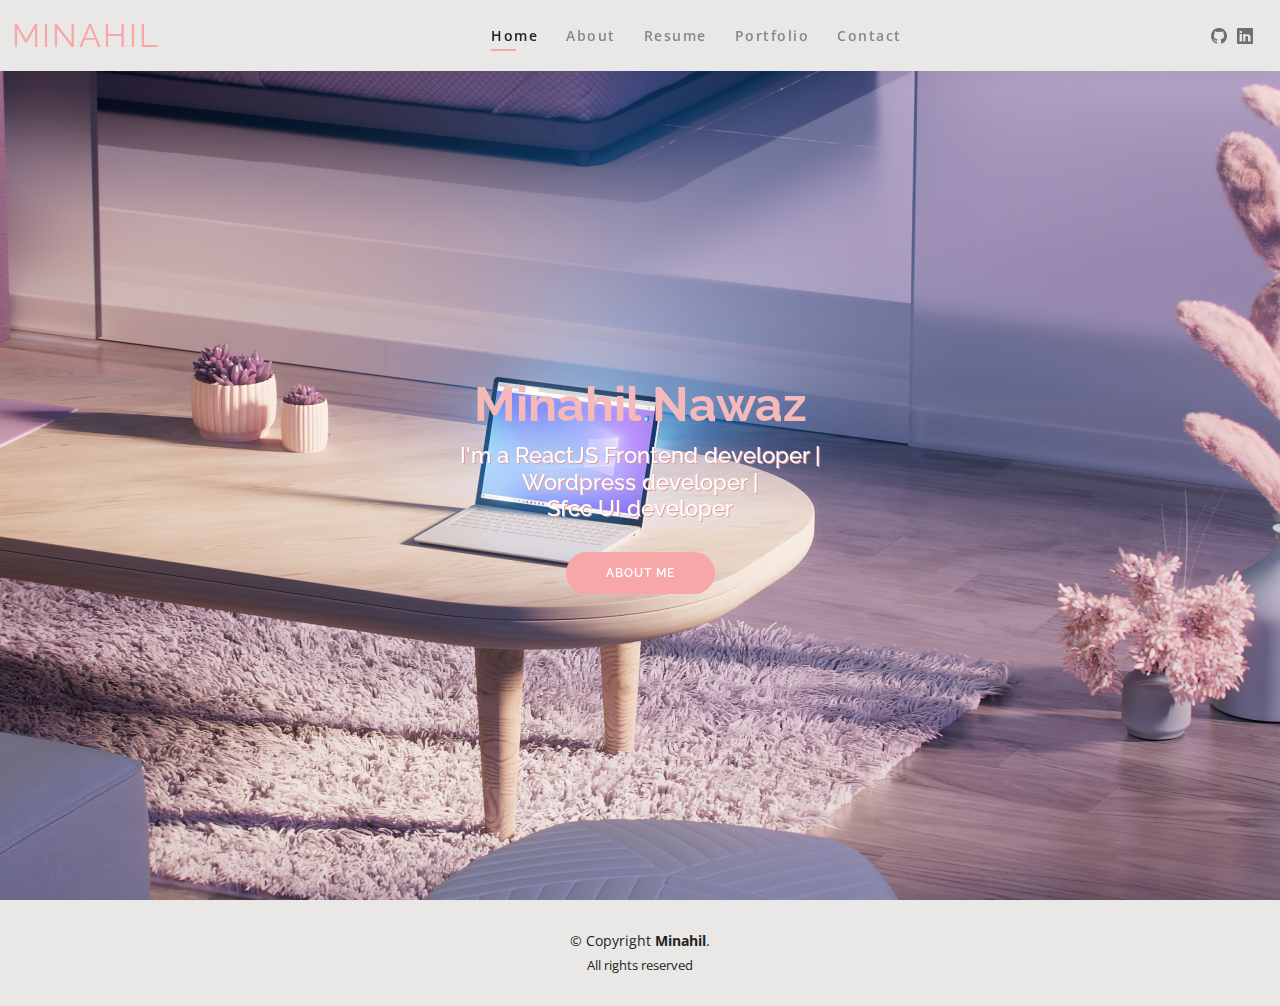
<file: index.html>
<!DOCTYPE html>
<html lang="en">

<head>
  <meta charset="utf-8">
  <meta content="width=device-width, initial-scale=1.0" name="viewport">

  <title>Minahil's Portfolio</title>
  <meta content="" name="description">
  <meta content="" name="keywords">

  <!-- Favicons -->
  <link href="assets/img/favicon.png" rel="icon">
  <link href="assets/img/apple-touch-icon.png" rel="apple-touch-icon">

  <!-- Google Fonts -->
  <link href="https://fonts.googleapis.com/css?family=Open+Sans:300,300i,400,400i,600,600i,700,700i|Raleway:300,300i,400,400i,500,500i,600,600i,700,700i|Poppins:300,300i,400,400i,500,500i,600,600i,700,700i" rel="stylesheet">

  <!-- Vendor CSS Files -->
  <link href="assets/vendor/aos/aos.css" rel="stylesheet">
  <link href="assets/vendor/bootstrap/css/bootstrap.min.css" rel="stylesheet">
  <link href="assets/vendor/bootstrap-icons/bootstrap-icons.css" rel="stylesheet">
  <link href="assets/vendor/boxicons/css/boxicons.min.css" rel="stylesheet">
  <link href="assets/vendor/glightbox/css/glightbox.min.css" rel="stylesheet">
  <link href="assets/vendor/swiper/swiper-bundle.min.css" rel="stylesheet">

  <!-- Template Main CSS File -->
  <link href="assets/css/style.css" rel="stylesheet">
</head>

<body>

  <!-- ======= Header ======= -->
  <header id="header" class="fixed-top">
    <div class="container-fluid d-flex justify-content-between align-items-center">

      <h1 class="logo me-auto me-lg-0"><a href="index.html">Minahil</a></h1>

      <nav id="navbar" class="navbar order-last order-lg-0">
        <ul>
          <li><a class="active" href="index.html">Home</a></li>
          <li><a href="about.html">About</a></li>
          <li><a href="resume.html">Resume</a></li>
          <li><a href="portfolio.html">Portfolio</a></li>
          <li><a href="contact.html">Contact</a></li>
        </ul>
        <i class="bi bi-list mobile-nav-toggle"></i>
      </nav><!-- .navbar -->

      <div class="header-social-links">
        <a href="https://github.com/minahilnawaz66" target="_blank" class="github"><i class="bi bi-github"></i></a>
        <a href="https://www.linkedin.com/in/minahil-nawaz-0343691b9/" target="_blank" class="linkedin"><i class="bi bi-linkedin"></i></i></a>
      </div>

    </div>

  </header><!-- End Header -->

  <!-- ======= Hero Section ======= -->
  <section id="hero" class="d-flex align-items-center">
    <div class="container d-flex flex-column align-items-center" data-aos="zoom-in" data-aos-delay="100">
      <h1>Minahil Nawaz</h1>
      <h2 class="text-center">I'm a ReactJS Frontend developer | <br/> Wordpress developer | <br/> Sfcc UI developer</h2>
      <a href="about.html" class="btn-about">About Me</a>
    </div>
  </section><!-- End Hero -->

  <!-- ======= Footer ======= -->
  <footer id="footer">
    <div class="container">
      <div class="copyright">
        &copy; Copyright <strong><span>Minahil</span></strong>.
      </div>
      <div class="credits">
        All rights reserved
      </div>
    </div>
  </footer><!-- End  Footer -->

  <div id="preloader"></div>
  <a href="#" class="back-to-top d-flex align-items-center justify-content-center"><i class="bi bi-arrow-up-short"></i></a>

  <!-- Vendor JS Files -->
  <script src="assets/vendor/purecounter/purecounter_vanilla.js"></script>
  <script src="assets/vendor/aos/aos.js"></script>
  <script src="assets/vendor/bootstrap/js/bootstrap.bundle.min.js"></script>
  <script src="assets/vendor/glightbox/js/glightbox.min.js"></script>
  <script src="assets/vendor/isotope-layout/isotope.pkgd.min.js"></script>
  <script src="assets/vendor/swiper/swiper-bundle.min.js"></script>
  <script src="assets/vendor/waypoints/noframework.waypoints.js"></script>
  <script src="assets/vendor/php-email-form/validate.js"></script>

  <!-- Template Main JS File -->
  <script src="assets/js/main.js"></script>

</body>

</html>
</file>
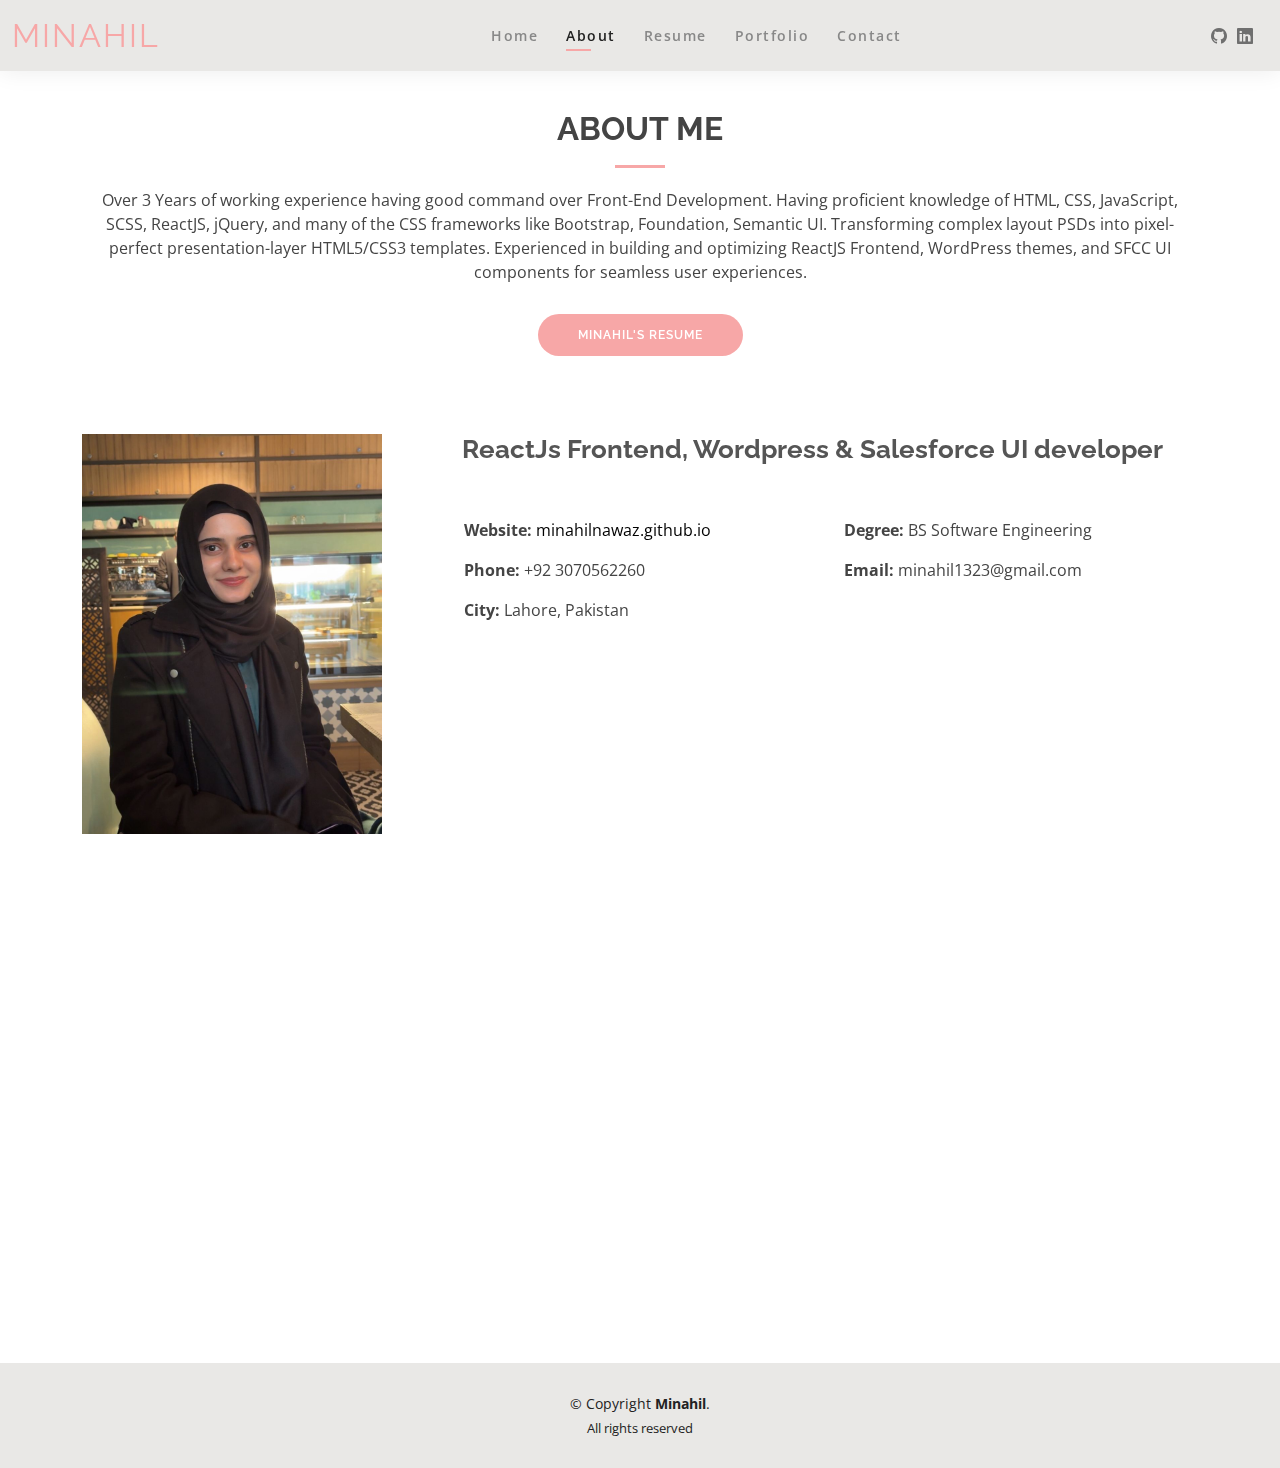
<file: about.html>
<!DOCTYPE html>
<html lang="en">

<head>
  <meta charset="utf-8">
  <meta content="width=device-width, initial-scale=1.0" name="viewport">

  <title>About - Minahil</title>
  <meta content="" name="description">
  <meta content="" name="keywords">

  <!-- Favicons -->
  <link href="assets/img/favicon.png" rel="icon">
  <link href="assets/img/apple-touch-icon.png" rel="apple-touch-icon">

  <!-- Google Fonts -->
  <link href="https://fonts.googleapis.com/css?family=Open+Sans:300,300i,400,400i,600,600i,700,700i|Raleway:300,300i,400,400i,500,500i,600,600i,700,700i|Poppins:300,300i,400,400i,500,500i,600,600i,700,700i" rel="stylesheet">

  <!-- Vendor CSS Files -->
  <link href="assets/vendor/aos/aos.css" rel="stylesheet">
  <link href="assets/vendor/bootstrap/css/bootstrap.min.css" rel="stylesheet">
  <link href="assets/vendor/bootstrap-icons/bootstrap-icons.css" rel="stylesheet">
  <link href="assets/vendor/boxicons/css/boxicons.min.css" rel="stylesheet">
  <link href="assets/vendor/glightbox/css/glightbox.min.css" rel="stylesheet">
  <link href="assets/vendor/swiper/swiper-bundle.min.css" rel="stylesheet">

  <!-- Template Main CSS File -->
  <link href="assets/css/style.css" rel="stylesheet">
</head>

<body>

  <!-- ======= Header ======= -->
  <header id="header" class="fixed-top">
    <div class="container-fluid d-flex justify-content-between align-items-center">

      <h1 class="logo me-auto me-lg-0"><a href="index.html">Minahil</a></h1>

      <nav id="navbar" class="navbar order-last order-lg-0">
        <ul>
          <li><a href="index.html">Home</a></li>
          <li><a class="active" href="about.html">About</a></li>
          <li><a href="resume.html">Resume</a></li>
          <li><a href="portfolio.html">Portfolio</a></li>
          <li><a href="contact.html">Contact</a></li>
        </ul>
        <i class="bi bi-list mobile-nav-toggle"></i>
      </nav><!-- .navbar -->

      <div class="header-social-links">
        <a href="https://github.com/minahilnawaz66" target="_blank" class="github"><i class="bi bi-github"></i></a>
        <a href="https://www.linkedin.com/in/minahil-nawaz-0343691b9/" target="_blank" class="linkedin"><i class="bi bi-linkedin"></i></i></a>
      </div>

    </div>

  </header><!-- End Header -->

  <main id="main">

    <!-- ======= About Section ======= -->
    <section id="about" class="about">
      <div class="container" data-aos="fade-up">

        <div class="section-title">
          <h2>About Me</h2>
          <p>Over 3 Years of working experience having good command over Front-End Development. Having proficient knowledge of HTML, CSS, JavaScript, SCSS, ReactJS, jQuery, and many of the CSS frameworks like Bootstrap, Foundation, Semantic UI. Transforming complex layout PSDs into pixel-perfect presentation-layer HTML5/CSS3 templates. Experienced in building and optimizing ReactJS Frontend, WordPress themes, and SFCC UI components for seamless user experiences.</p>
            <a class="btn-about cv text-center" href="cv/Minahil-cv.pdf" download="Minahil-cv" target="_top" role="button">Minahil's Resume</a>

        </div>

        <div class="row mt-5">
          <div class="col-lg-4">
            <img src="assets/img/dp.jpeg" class="img-fluid w-set" alt="Image">
          </div>
          <div class="col-lg-8 pt-4 pt-lg-0 content">
            <h3 class="mb-5">ReactJs Frontend, Wordpress &amp; Salesforce UI developer</h3>
            <div class="row">
              <div class="col-lg-6">
                <ul>
                  <li><i class="bi bi-rounded-right"></i> <strong>Website:</strong> <a class="text-black" href="https://minahilnawaz.github.io">minahilnawaz.github.io</a></li>
                  <li><i class="bi bi-rounded-right"></i> <strong>Phone:</strong> +92 3070562260</li>
                  <li><i class="bi bi-rounded-right"></i> <strong>City:</strong> Lahore, Pakistan</li>
                </ul>
              </div>
              <div class="col-lg-6">
                <ul>
                  <li><i class="bi bi-rounded-right"></i> <strong>Degree:</strong> BS Software Engineering</li>
                  <li><i class="bi bi-rounded-right"></i> <strong>Email:</strong> minahil1323@gmail.com</li>
                </ul>
              </div>
            </div>
          </div>
        </div>

      </div>
    </section><!-- End About Section -->

    <!-- ======= Skills Section ======= -->
    <section id="skills" class="skills pt-0">
      <div class="container" data-aos="fade-up">

        <div class="section-title">
          <h2>Skills</h2>
        </div>

        <div class="row skills-content">

          <div class="col-lg-6">

            <div class="progress">
              <span class="skill">HTML <i class="val">90%</i></span>
              <div class="progress-bar-wrap">
                <div class="progress-bar" role="progressbar" aria-valuenow="90" aria-valuemin="0" aria-valuemax="100"></div>
              </div>
            </div>

            <div class="progress">
              <span class="skill">CSS <i class="val">90%</i></span>
              <div class="progress-bar-wrap">
                <div class="progress-bar" role="progressbar" aria-valuenow="90" aria-valuemin="0" aria-valuemax="100"></div>
              </div>
            </div>

            <div class="progress">
              <span class="skill">JQuery <i class="val">80%</i></span>
              <div class="progress-bar-wrap">
                <div class="progress-bar" role="progressbar" aria-valuenow="80" aria-valuemin="0" aria-valuemax="100"></div>
              </div>
            </div>

            <div class="progress">
              <span class="skill">JavaScript <i class="val">70%</i></span>
              <div class="progress-bar-wrap">
                <div class="progress-bar" role="progressbar" aria-valuenow="70" aria-valuemin="0" aria-valuemax="100"></div>
              </div>
            </div>
            <div class="progress">
              <span class="skill">ReactJS <i class="val">75%</i></span>
              <div class="progress-bar-wrap">
                <div class="progress-bar" role="progressbar" aria-valuenow="75" aria-valuemin="0" aria-valuemax="100"></div>
              </div>
            </div>
          </div>

          <div class="col-lg-6">
            <div class="progress">
              <span class="skill">Bootstrap <i class="val">95%</i></span>
              <div class="progress-bar-wrap">
                <div class="progress-bar" role="progressbar" aria-valuenow="95" aria-valuemin="0" aria-valuemax="100"></div>
              </div>
            </div>
            <div class="progress">
              <span class="skill">Sass <i class="val">90%</i></span>
              <div class="progress-bar-wrap">
                <div class="progress-bar" role="progressbar" aria-valuenow="90" aria-valuemin="0" aria-valuemax="100"></div>
              </div>
            </div>

            <div class="progress">
              <span class="skill">Wordpress <i class="val">75%</i></span>
              <div class="progress-bar-wrap">
                <div class="progress-bar" role="progressbar" aria-valuenow="75" aria-valuemin="0" aria-valuemax="100"></div>
              </div>
            </div>

            <div class="progress">
              <span class="skill">Responsive UI<i class="val">90%</i></span>
              <div class="progress-bar-wrap">
                <div class="progress-bar" role="progressbar" aria-valuenow="90" aria-valuemin="0" aria-valuemax="100"></div>
              </div>
            </div>
            <div class="progress">
              <span class="skill">Salesforce Frontend<i class="val">90%</i></span>
              <div class="progress-bar-wrap">
                <div class="progress-bar" role="progressbar" aria-valuenow="90" aria-valuemin="0" aria-valuemax="100"></div>
              </div>
            </div>

          </div>

        </div>

      </div>
    </section><!-- End Skills Section -->

  </main><!-- End #main -->

  <!-- ======= Footer ======= -->
  <footer id="footer">
    <div class="container">
      <div class="copyright">
        &copy; Copyright <strong><span>Minahil</span></strong>.
      </div>
      <div class="credits">
        All rights reserved
      </div>
    </div>
  </footer><!-- End  Footer -->

  <div id="preloader"></div>
  <a href="#" class="back-to-top d-flex align-items-center justify-content-center"><i class="bi bi-arrow-up-short"></i></a>

  <!-- Vendor JS Files -->
  <script src="assets/vendor/purecounter/purecounter_vanilla.js"></script>
  <script src="assets/vendor/aos/aos.js"></script>
  <script src="assets/vendor/bootstrap/js/bootstrap.bundle.min.js"></script>
  <script src="assets/vendor/glightbox/js/glightbox.min.js"></script>
  <script src="assets/vendor/isotope-layout/isotope.pkgd.min.js"></script>
  <script src="assets/vendor/swiper/swiper-bundle.min.js"></script>
  <script src="assets/vendor/waypoints/noframework.waypoints.js"></script>
  <script src="assets/vendor/php-email-form/validate.js"></script>

  <!-- Template Main JS File -->
  <script src="assets/js/main.js"></script>

</body>

</html>
</file>
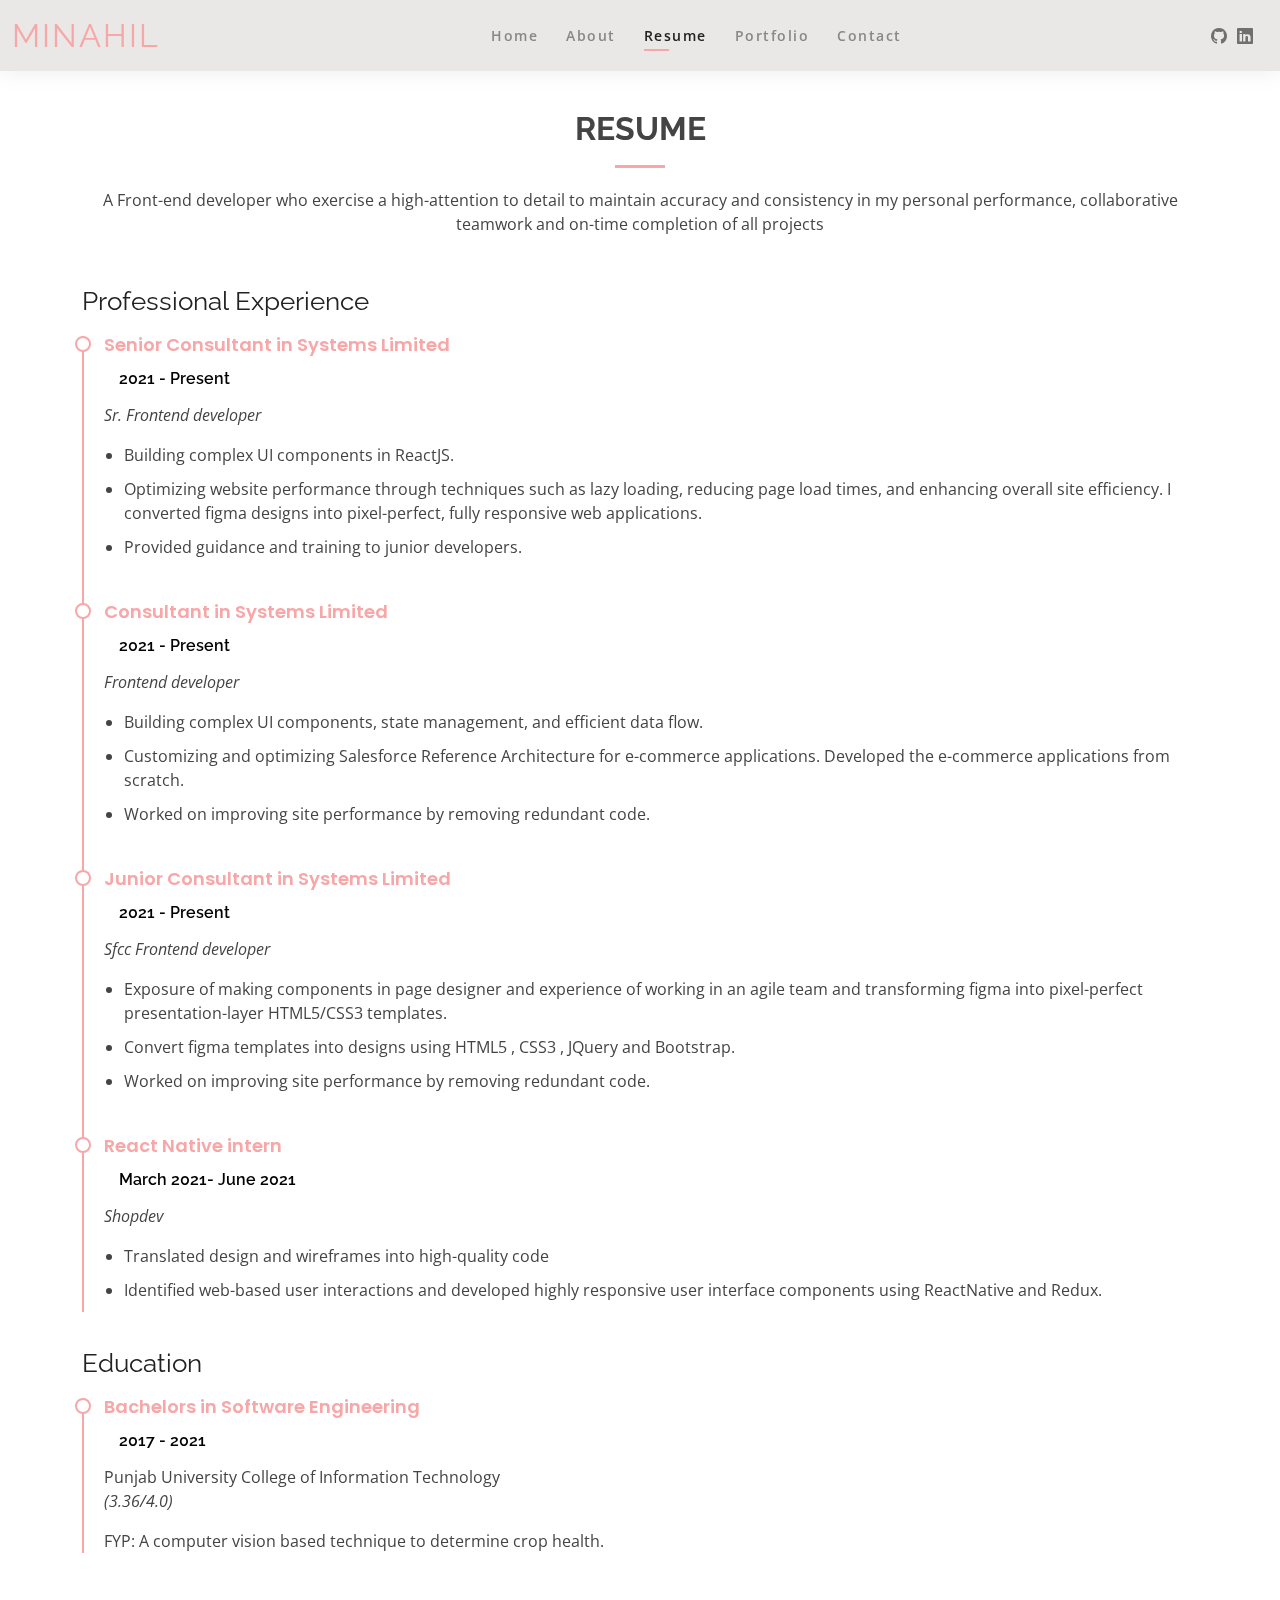
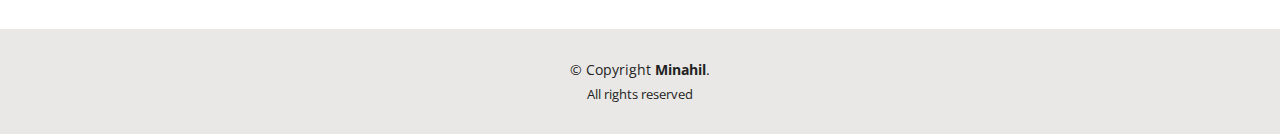
<file: resume.html>
<!DOCTYPE html>
<html lang="en">

<head>
  <meta charset="utf-8">
  <meta content="width=device-width, initial-scale=1.0" name="viewport">

  <title>Resume - Minahil</title>
  <meta content="" name="description">
  <meta content="" name="keywords">

  <!-- Favicons -->
  <link href="assets/img/favicon.png" rel="icon">
  <link href="assets/img/apple-touch-icon.png" rel="apple-touch-icon">

  <!-- Google Fonts -->
  <link href="https://fonts.googleapis.com/css?family=Open+Sans:300,300i,400,400i,600,600i,700,700i|Raleway:300,300i,400,400i,500,500i,600,600i,700,700i|Poppins:300,300i,400,400i,500,500i,600,600i,700,700i" rel="stylesheet">

  <!-- Vendor CSS Files -->
  <link href="assets/vendor/aos/aos.css" rel="stylesheet">
  <link href="assets/vendor/bootstrap/css/bootstrap.min.css" rel="stylesheet">
  <link href="assets/vendor/bootstrap-icons/bootstrap-icons.css" rel="stylesheet">
  <link href="assets/vendor/boxicons/css/boxicons.min.css" rel="stylesheet">
  <link href="assets/vendor/glightbox/css/glightbox.min.css" rel="stylesheet">
  <link href="assets/vendor/swiper/swiper-bundle.min.css" rel="stylesheet">

  <!-- Template Main CSS File -->
  <link href="assets/css/style.css" rel="stylesheet">
</head>

<body>

  <!-- ======= Header ======= -->
  <header id="header" class="fixed-top">
    <div class="container-fluid d-flex justify-content-between align-items-center">

      <h1 class="logo me-auto me-lg-0"><a href="index.html">Minahil</a></h1>

      <nav id="navbar" class="navbar order-last order-lg-0">
        <ul>
          <li><a href="index.html">Home</a></li>
          <li><a href="about.html">About</a></li>
          <li><a class="active" href="resume.html">Resume</a></li>
          <li><a href="portfolio.html">Portfolio</a></li>
          <li><a href="contact.html">Contact</a></li>
        </ul>
        <i class="bi bi-list mobile-nav-toggle"></i>
      </nav><!-- .navbar -->

      <div class="header-social-links">
        <a href="https://github.com/minahilnawaz66" target="_blank" class="github"><i class="bi bi-github"></i></a>
        <a href="https://www.linkedin.com/in/minahil-nawaz-0343691b9/" target="_blank" class="linkedin"><i class="bi bi-linkedin"></i></i></a>
      </div>

    </div>

  </header><!-- End Header -->

  <main id="main">

    <!-- ======= Resume Section ======= -->
    <section id="resume" class="resume">
      <div class="container" data-aos="fade-up">

        <div class="section-title">
          <h2>Resume</h2>
          <p>A Front-end developer who exercise a high-attention to detail to maintain accuracy and consistency in my personal performance, collaborative teamwork and on-time completion of all projects</p>
        </div>

        <div class="row">
          <div class="col-lg-12">
            <h3 class="resume-title">Professional Experience</h3>
            <div class="resume-item">
              <h4>Senior Consultant in Systems Limited</h4>
              <h5>2021 - Present</h5>
              <p><em>Sr. Frontend developer</em></p>
              <p>
              <ul>
                <li>Building complex UI components in ReactJS.
                </li>
                <li>Optimizing website performance through techniques such as lazy loading, reducing page
                  load times, and enhancing overall site efficiency. I converted figma designs into pixel-perfect, fully responsive
                  web applications.
                  </li>
                  <li>Provided guidance and training to junior developers.</li>
              </ul>
              </p>
            </div>
            <div class="resume-item">
              <h4>Consultant in Systems Limited</h4>
              <h5>2021 - Present</h5>
              <p><em>Frontend developer</em></p>
              <p>
              <ul>
                <li>Building complex UI components, state management, and efficient data flow.
                </li>
                <li>Customizing and optimizing Salesforce Reference Architecture for e-commerce applications.
                  Developed the e-commerce applications from scratch.
                  </li>
                <li>Worked on improving site performance by removing redundant code.</li>
              </ul>
              </p>
            </div>
            <div class="resume-item">
              <h4>Junior Consultant in Systems Limited</h4>
              <h5>2021 - Present</h5>
              <p><em>Sfcc Frontend developer</em></p>
              <p>
              <ul>
                <li>Exposure of making components in page designer and experience of working in
                  an agile team and transforming figma into pixel-perfect presentation-layer
                  HTML5/CSS3 templates.
                  </li>
                <li>Convert figma templates into designs using HTML5 , CSS3 , JQuery and
                  Bootstrap.
                  </li>
                <li>Worked on improving site performance by removing redundant code.</li>
              </ul>
              </p>
            </div>
            <div class="resume-item">
              <h4>React Native intern</h4>
              <h5>March 2021- June 2021</h5>
              <p><em>Shopdev</em></p>
              <p>
              <ul>
                <li>Translated design and wireframes into high-quality code
                </li>
                <li>Identified web-based user interactions and developed highly responsive user
                  interface components using ReactNative and Redux.</li>
              </ul>
              </p>
            </div>
          </div>
          <div class="col-lg-12">
            <h3 class="resume-title">Education</h3>
            <div class="resume-item">
              <h4>Bachelors in Software Engineering</h4>
              <h5>2017 - 2021</h5>
              <p>Punjab University College of Information Technology<br/><em>(3.36/4.0)</em></p>
              <p>FYP: A computer vision based technique to determine crop health.</p>
            </div>
          </div>
        </div>

      </div>
    </section><!-- End Resume Section -->

  </main><!-- End #main -->

  <!-- ======= Footer ======= -->
  <footer id="footer">
    <div class="container">
      <div class="copyright">
        &copy; Copyright <strong><span>Minahil</span></strong>.
      </div>
      <div class="credits">
        All rights reserved
      </div>
    </div>
  </footer><!-- End  Footer -->

  <div id="preloader"></div>
  <a href="#" class="back-to-top d-flex align-items-center justify-content-center"><i class="bi bi-arrow-up-short"></i></a>

  <!-- Vendor JS Files -->
  <script src="assets/vendor/purecounter/purecounter_vanilla.js"></script>
  <script src="assets/vendor/aos/aos.js"></script>
  <script src="assets/vendor/bootstrap/js/bootstrap.bundle.min.js"></script>
  <script src="assets/vendor/glightbox/js/glightbox.min.js"></script>
  <script src="assets/vendor/isotope-layout/isotope.pkgd.min.js"></script>
  <script src="assets/vendor/swiper/swiper-bundle.min.js"></script>
  <script src="assets/vendor/waypoints/noframework.waypoints.js"></script>
  <script src="assets/vendor/php-email-form/validate.js"></script>

  <!-- Template Main JS File -->
  <script src="assets/js/main.js"></script>

</body>

</html>
</file>
<file: assets/css/style.css>
/**
* Template Name: Kelly - v4.10.0
* Template URL: https://bootstrapmade.com/kelly-free-bootstrap-cv-resume-html-template/
* Author: BootstrapMade.com
* License: https://bootstrapmade.com/license/
*/

/*--------------------------------------------------------------
# General
--------------------------------------------------------------*/
body {
  font-family: "Open Sans", sans-serif;
  color: #444444;
}

a {
  color: #f7a7a7;
  text-decoration: none;
}

a:hover {
  color: #f7caca;
  text-decoration: none;
}

h1,
h2,
h3,
h4,
h5,
h6 {
  font-family: "Raleway", sans-serif;
}

#main {
  margin-top: 50px;
}

@media (max-width: 992px) {
  #main {
    margin-top: 30px;
  }

  .margin-40 {
    margin-top: 40px;
  }

  #hero h2 {
    color: #fff !important;
  }
}

/*--------------------------------------------------------------
# Preloader
--------------------------------------------------------------*/
#preloader {
  position: fixed;
  top: 0;
  left: 0;
  right: 0;
  bottom: 0;
  z-index: 9999;
  overflow: hidden;
  background: #fff;
}

#preloader:before {
  content: "";
  position: fixed;
  top: calc(50% - 30px);
  left: calc(50% - 30px);
  border: 6px solid #f7a7a7;
  border-top-color: #dcf5f2;
  border-radius: 50%;
  width: 60px;
  height: 60px;
  -webkit-animation: animate-preloader 1s linear infinite;
  animation: animate-preloader 1s linear infinite;
}

@-webkit-keyframes animate-preloader {
  0% {
    transform: rotate(0deg);
  }

  100% {
    transform: rotate(360deg);
  }
}

@keyframes animate-preloader {
  0% {
    transform: rotate(0deg);
  }

  100% {
    transform: rotate(360deg);
  }
}

/*--------------------------------------------------------------
# Back to top button
--------------------------------------------------------------*/
.back-to-top {
  position: fixed;
  visibility: hidden;
  opacity: 0;
  right: 15px;
  bottom: 15px;
  z-index: 996;
  background: #f7a7a7;
  width: 40px;
  height: 40px;
  border-radius: 50px;
  transition: all 0.4s;
}

.back-to-top i {
  font-size: 24px;
  color: #fff;
  line-height: 0;
}

.back-to-top:hover {
  background: #f5b9b9;
  color: #fff;
}

.back-to-top.active {
  visibility: visible;
  opacity: 1;
}

/*--------------------------------------------------------------
# Header
--------------------------------------------------------------*/
#header {
  background: #e9e8e6;
  box-shadow: 0px 0px 25px 0 rgba(0, 0, 0, 0.08);
  z-index: 997;
  padding: 15px 0;
}

#header .logo {
  font-size: 32px;
  margin: 0;
  padding: 0;
  line-height: 1;
  font-weight: 400;
  letter-spacing: 2px;
  text-transform: uppercase;
}

#header .logo a {
  color: #f7a7a7;
}

#header .logo img {
  max-height: 40px;
}

@media (max-width: 992px) {
  #header .logo {
    font-size: 28px;
  }

  .navbar li {
    padding: 20px 0 20px 28px !important;
  }
}

@media (max-width: 768px) {
  #header li::before {
    content: '';
    background-image: url('../img/arrow.svg');
    background-repeat: no-repeat;
    right: 20px;
    position: absolute;
    width: 15px;
    height: 25px;
    display: block;
    -webkit-transform: rotate(-180deg);
  }
}


/*--------------------------------------------------------------
# Header Social Links
--------------------------------------------------------------*/
.header-social-links {
  padding-right: 15px;
}

.header-social-links a {
  color: #6f6f6f;
  padding-left: 6px;
  display: inline-block;
  line-height: 0px;
  transition: 0.3s;
  font-size: 16px;
}

.header-social-links a:hover {
  color: #f7a7a7;
}

/*--------------------------------------------------------------
# Navigation Menu
--------------------------------------------------------------*/
/**
* Desktop Navigation
*/
.navbar {
  padding: 0;
}

.navbar ul {
  margin: 0;
  padding: 0;
  display: flex;
  list-style: none;
  align-items: center;
}

.navbar li {
  position: relative;
  padding: 10px 0 10px 28px;
}

.navbar a,
.navbar a:focus {
  display: flex;
  align-items: center;
  justify-content: space-between;
  font-family: inherit;
  font-size: 14px;
  font-weight: 600;
  color: #888888;
  white-space: nowrap;
  transition: 0.3s;
  position: relative;
  letter-spacing: 1.5px;
}

.navbar a i,
.navbar a:focus i {
  font-size: 12px;
  line-height: 0;
  margin-left: 5px;
}

.navbar>ul>li>a:before {
  content: "";
  position: absolute;
  width: 0;
  height: 2px;
  bottom: -5px;
  left: 0;
  background-color: #f7a7a7;
  visibility: hidden;
  width: 0px;
  transition: all 0.3s ease-in-out 0s;
}

.navbar a:hover:before,
.navbar li:hover>a:before,
.navbar .active:before {
  visibility: visible;
  width: 25px;
}

.navbar a:hover,
.navbar .active,
.navbar .active:focus,
.navbar li:hover>a {
  color: #222222;
}

.navbar .dropdown ul {
  display: block;
  position: absolute;
  left: 14px;
  top: calc(100% + 30px);
  margin: 0;
  padding: 10px 0;
  z-index: 99;
  opacity: 0;
  visibility: hidden;
  background: #fff;
  box-shadow: 0px 0px 30px rgba(127, 137, 161, 0.25);
  transition: 0.3s;
  border-radius: 4px;
}

.navbar .dropdown ul li {
  min-width: 200px;
  padding: 0;
}

.navbar .dropdown ul a {
  padding: 10px 20px;
  font-size: 15px;
  text-transform: none;
  font-weight: 600;
}

.navbar .dropdown ul a i {
  font-size: 12px;
}

.navbar .dropdown ul a:hover,
.navbar .dropdown ul .active:hover,
.navbar .dropdown ul li:hover>a {
  color: #f7a7a7;
}

.navbar .dropdown:hover>ul {
  opacity: 1;
  top: 100%;
  visibility: visible;
}

.navbar .dropdown .dropdown ul {
  top: 0;
  left: calc(100% - 30px);
  visibility: hidden;
}

.navbar .dropdown .dropdown:hover>ul {
  opacity: 1;
  top: 0;
  left: 100%;
  visibility: visible;
}

@media (max-width: 1366px) {
  .navbar .dropdown .dropdown ul {
    left: -90%;
  }

  .navbar .dropdown .dropdown:hover>ul {
    left: -100%;
  }
}

/**
* Mobile Navigation
*/
.mobile-nav-toggle {
  color: #f7a7a7;
  font-size: 28px;
  cursor: pointer;
  display: none;
  line-height: 0;
  transition: 0.5s;
}

.mobile-nav-toggle.bi-x {
  color: #fff;
}

@media (max-width: 991px) {
  .mobile-nav-toggle {
    display: block;
  }

  .navbar ul {
    display: none;
  }
}

.navbar-mobile {
  position: fixed;
  overflow: hidden;
  top: 0;
  right: 0;
  left: 0;
  bottom: 0;
  background: #f5c9c9;
  transition: 0.3s;
  z-index: 999;
}

.navbar-mobile .mobile-nav-toggle {
  position: absolute;
  top: 15px;
  right: 15px;
}

.navbar-mobile ul {
  display: block;
  position: absolute;
  top: 55px;
  right: 15px;
  bottom: 15px;
  left: 15px;
  padding: 10px 0;
  border-radius: 10px;
  background-color: #fff;
  overflow-y: auto;
  transition: 0.3s;
}

.navbar-mobile a,
.navbar-mobile a:focus {
  font-size: 15px;
  padding-right: 15px;
  color: #222222;
}

.navbar-mobile a:hover,
.navbar-mobile .active,
.navbar-mobile li:hover>a {
  color: #f7a7a7;
}

.navbar-mobile .getstarted,
.navbar-mobile .getstarted:focus {
  margin: 15px;
}

.navbar-mobile .dropdown ul {
  position: static;
  display: none;
  margin: 10px 20px;
  padding: 10px 0;
  z-index: 99;
  opacity: 1;
  visibility: visible;
  background: #fff;
  box-shadow: 0px 0px 30px rgba(127, 137, 161, 0.25);
}

.navbar-mobile .dropdown ul li {
  min-width: 200px;
}

.navbar-mobile .dropdown ul a {
  padding: 10px 20px;
}

.navbar-mobile .dropdown ul a i {
  font-size: 12px;
}

.navbar-mobile .dropdown ul a:hover,
.navbar-mobile .dropdown ul .active:hover,
.navbar-mobile .dropdown ul li:hover>a {
  color: #f7a7a7;
}

.navbar-mobile .dropdown>.dropdown-active {
  display: block;
}

/*--------------------------------------------------------------
# Hero Section
--------------------------------------------------------------*/
#hero {
  width: 100%;
  height: 100vh;
  background: url("../img/bg.jpeg") top right;
  background-size: cover;
}

#hero .container {
  padding-top: 70px;
  position: relative;
}

@media (max-width: 992px) {
  #hero .container {
    padding-top: 58px;
  }
}

#hero h1 {
  margin: 0;
  font-size: 48px;
  font-weight: 700;
  line-height: 56px;
  color: #f5b9b9;
}

#hero h2 {
  color: #ffffff;
  margin: 10px 0 0 0;
  font-size: 22px;
  text-shadow: 1px 1px #e69a9a;
}

.w-set {
  width: 300px;
  height: 400px;
  object-fit: cover;
}

 .btn-about {
  font-family: "Raleway", sans-serif;
  text-transform: uppercase;
  font-weight: 600;
  font-size: 12px;
  letter-spacing: 1px;
  display: inline-block;
  padding: 12px 40px;
  border-radius: 50px;
  transition: 0.5s;
  margin-top: 30px;
  color: #fff;
  background: #f7a7a7;
}

.btn-about.cv {
  max-width: 305px;
}

.btn-about:hover {
  background: #f7caca;
}

@media (min-width: 1024px) {
  #hero {
    background-attachment: fixed;
  }
}

@media (max-width: 992px) {
  #hero h1 {
    font-size: 28px;
    line-height: 36px;
  }

  #hero h2 {
    font-size: 18px;
    line-height: 24px;
  }
}

/*--------------------------------------------------------------
# Sections General
--------------------------------------------------------------*/
section {
  padding: 60px 0;
}

.section-bg {
  background-color: #e7f8f6;
}

.section-title {
  text-align: center;
  padding-bottom: 30px;
}

.section-title h2 {
  font-size: 32px;
  font-weight: bold;
  text-transform: uppercase;
  margin-bottom: 20px;
  padding-bottom: 20px;
  position: relative;
}

.section-title h2::after {
  content: "";
  position: absolute;
  display: block;
  width: 50px;
  height: 3px;
  background: #f7a7a7;
  bottom: 0;
  left: calc(50% - 25px);
}

.section-title p {
  margin-bottom: 0;
}

/*--------------------------------------------------------------
# Cta
--------------------------------------------------------------*/
.cta {
  background: linear-gradient(rgba(0, 0, 0, 0.6), rgba(0, 0, 0, 0.6)), url("../img/bg-1.jpg") fixed center center;
  background-size: cover;
  padding: 80px 0;
}

.cta h3 {
  color: #fff;
  font-size: 28px;
  font-weight: 700;
}

.cta p {
  color: #fff;
}

.cta .cta-btn {
  font-family: "Raleway", sans-serif;
  text-transform: uppercase;
  font-weight: 500;
  font-size: 16px;
  letter-spacing: 1px;
  display: inline-block;
  padding: 8px 20px;
  border-radius: 2px;
  transition: 0.5s;
  margin: 10px;
  border: 2px solid #fff;
  color: #fff;
}

.cta .cta-btn:hover {
  background: #f7a7a7;
  border: 2px solid #f7a7a7;
}

@media (max-width: 1024px) {
  .cta {
    background-attachment: scroll;
  }
}

@media (min-width: 769px) {
  .cta .cta-btn-container {
    display: flex;
    align-items: center;
    justify-content: flex-end;
  }
}

/*--------------------------------------------------------------
# About
--------------------------------------------------------------*/
.about .content h3 {
  font-weight: 700;
  font-size: 26px;
  color: #555555;
}

@media (max-width: 768px) {
  .about .content h3 {
    font-size: 20px;
  }
}

.about .content ul {
  list-style: none;
  padding: 0;
}

.about .content ul li {
  padding-bottom: 10px;
}

.about .content ul i {
  font-size: 20px;
  padding-right: 2px;
  color: #f7a7a7;
}

.about .content p:last-child {
  margin-bottom: 0;
}

/*--------------------------------------------------------------
# Skills
--------------------------------------------------------------*/
.skills .progress {
  height: 60px;
  display: block;
  background: none;
  border-radius: 0;
}

.skills .progress .skill {
  padding: 10px 0;
  margin: 0 0 6px 0;
  text-transform: uppercase;
  display: block;
  font-weight: 600;
  font-family: "Poppins", sans-serif;
  color: #222222;
}

.skills .progress .skill .val {
  float: right;
  font-style: normal;
}

.skills .progress-bar-wrap {
  background: #f3f3f3;
}

.skills .progress-bar {
  width: 1px;
  height: 10px;
  transition: 0.9s;
  background-color: #f7a7a7;
}

/*--------------------------------------------------------------
# Facts
--------------------------------------------------------------*/
.facts .counters span {
  font-size: 48px;
  display: block;
  color: #f7a7a7;
}

.facts .counters p {
  padding: 0;
  margin: 0 0 20px 0;
  font-family: "Raleway", sans-serif;
  font-size: 14px;
}

/*--------------------------------------------------------------
# Testimonials
--------------------------------------------------------------*/
.testimonials .section-header {
  margin-bottom: 40px;
}

.testimonials .testimonials-carousel,
.testimonials .testimonials-slider {
  overflow: hidden;
}

.testimonials .testimonial-item {
  text-align: center;
}

.testimonials .testimonial-item .testimonial-img {
  width: 120px;
  border-radius: 50%;
  border: 4px solid #fff;
  margin: 0 auto;
}

.testimonials .testimonial-item h3 {
  font-size: 20px;
  font-weight: bold;
  margin: 10px 0 5px 0;
  color: #111;
}

.testimonials .testimonial-item h4 {
  font-size: 14px;
  color: #999;
  margin: 0 0 15px 0;
}

.testimonials .testimonial-item .quote-icon-left,
.testimonials .testimonial-item .quote-icon-right {
  color: #c8efea;
  font-size: 26px;
}

.testimonials .testimonial-item .quote-icon-left {
  display: inline-block;
  left: -5px;
  position: relative;
}

.testimonials .testimonial-item .quote-icon-right {
  display: inline-block;
  right: -5px;
  position: relative;
  top: 10px;
}

.testimonials .testimonial-item p {
  font-style: italic;
  margin: 0 auto 15px auto;
}

@media (min-width: 992px) {
  .testimonials .testimonial-item p {
    width: 80%;
  }
}

.testimonials .swiper-pagination {
  margin-top: 20px;
  position: relative;
}

.testimonials .swiper-pagination .swiper-pagination-bullet {
  width: 12px;
  height: 12px;
  background-color: #fff;
  opacity: 1;
  border: 1px solid #f7a7a7;
}

.testimonials .swiper-pagination .swiper-pagination-bullet-active {
  background-color: #f7a7a7;
}

/*--------------------------------------------------------------
# Resume
--------------------------------------------------------------*/
.resume .resume-title {
  font-size: 26px;
  font-weight: 400;
  margin-top: 20px;
  margin-bottom: 20px;
  color: #222222;
}

.resume .resume-item {
  padding: 0 0 20px 20px;
  margin-top: -2px;
  border-left: 2px solid #f7a7a7;
  position: relative;
}

.resume .resume-item h4 {
  line-height: 18px;
  font-size: 18px;
  font-weight: 600;
  font-family: "Poppins", sans-serif;
  color: #f7a7a7;
  margin-bottom: 10px;
}

.resume .resume-item h5 {
  font-size: 16px;
  background: #fff;
  padding: 5px 15px;
  display: inline-block;
  font-weight: 600;
  margin-bottom: 10px;
  color: #000;
}

.resume .resume-item ul {
  padding-left: 20px;
}

.resume .resume-item ul li {
  padding-bottom: 10px;
}

.resume .resume-item:last-child {
  padding-bottom: 0;
}

.resume .resume-item::before {
  content: "";
  position: absolute;
  width: 16px;
  height: 16px;
  border-radius: 50px;
  left: -9px;
  top: 0;
  background: #fff;
  border: 2px solid #f7a7a7;
}

/*--------------------------------------------------------------
# Portfolio
--------------------------------------------------------------*/
.portfolio .portfolio-item {
  margin-bottom: 30px;
}

.portfolio #portfolio-flters {
  padding: 0;
  margin: 0 auto 20px auto;
  list-style: none;
  text-align: center;
}

.portfolio #portfolio-flters li {
  cursor: pointer;
  display: inline-block;
  padding: 8px 16px 10px 16px;
  font-size: 13px;
  font-weight: 500;
  line-height: 1;
  text-transform: uppercase;
  color: #444444;
  margin-bottom: 5px;
  transition: all 0.3s ease-in-out;
  border-radius: 50px;
}

.portfolio #portfolio-flters li:hover,
.portfolio #portfolio-flters li.filter-active {
  color: #fff;
  background: #f7a7a7;
}

.portfolio #portfolio-flters li:last-child {
  margin-right: 0;
}

.portfolio .portfolio-wrap {
  transition: 0.3s;
  position: relative;
  overflow: hidden;
  z-index: 1;
  background: rgba(34, 34, 34, 0.6);
}

.portfolio .portfolio-wrap::before {
  content: "";
  background: rgba(34, 34, 34, 0.6);
  position: absolute;
  left: 0;
  right: 0;
  top: 0;
  bottom: 0;
  transition: all ease-in-out 0.3s;
  z-index: 2;
  opacity: 0;
}

.portfolio .portfolio-wrap img {
  transition: all ease-in-out 0.3s;
}

.portfolio .portfolio-wrap .portfolio-info {
  opacity: 0;
  position: absolute;
  top: 0;
  left: 0;
  right: 0;
  bottom: 0;
  z-index: 3;
  transition: all ease-in-out 0.3s;
  display: flex;
  flex-direction: column;
  justify-content: flex-end;
  align-items: flex-start;
  padding: 20px;
}

.portfolio .portfolio-wrap .portfolio-info h4 {
  font-size: 20px;
  color: #fff;
  font-weight: 600;
}

.portfolio .portfolio-wrap .portfolio-info p {
  color: rgba(255, 255, 255, 0.7);
  font-size: 14px;
  text-transform: uppercase;
  padding: 0;
  margin: 0;
  font-style: italic;
}

.portfolio .portfolio-wrap .portfolio-links {
  text-align: center;
  z-index: 4;
}

.portfolio .portfolio-wrap .portfolio-links a {
  color: #f7a7a7;
  margin: 0 5px 0 0;
  font-size: 28px;
  display: inline-block;
  transition: 0.3s;
}

.portfolio .portfolio-wrap .portfolio-links a:hover {
  color: #f7caca;
}

.portfolio .portfolio-wrap:hover::before {
  opacity: 1;
}

.portfolio .portfolio-wrap:hover img {
  transform: scale(1.2);
}

.portfolio .portfolio-wrap:hover .portfolio-info {
  opacity: 1;
}

/*--------------------------------------------------------------
# Portfolio Details
--------------------------------------------------------------*/
.portfolio-details {
  padding-top: 0;
}

.portfolio-details .portfolio-details-slider img {
  width: 100%;
}

.portfolio-details .portfolio-details-slider .swiper-pagination {
  margin-top: 20px;
  position: relative;
}

.portfolio-details .portfolio-details-slider .swiper-pagination .swiper-pagination-bullet {
  width: 12px;
  height: 12px;
  background-color: #fff;
  opacity: 1;
  border: 1px solid #f7a7a7;
}

.portfolio-details .portfolio-details-slider .swiper-pagination .swiper-pagination-bullet-active {
  background-color: #f7a7a7;
}

.portfolio-details .portfolio-info {
  padding: 30px;
  box-shadow: 0px 0 30px rgba(34, 34, 34, 0.08);
}

.portfolio-details .portfolio-info h3 {
  font-size: 22px;
  font-weight: 700;
  margin-bottom: 20px;
  padding-bottom: 20px;
  border-bottom: 1px solid #eee;
}

.portfolio-details .portfolio-info ul {
  list-style: none;
  padding: 0;
  font-size: 15px;
}

.portfolio-details .portfolio-info ul li+li {
  margin-top: 10px;
}

.portfolio-details .portfolio-description {
  padding-top: 30px;
}

.portfolio-details .portfolio-description h2 {
  font-size: 26px;
  font-weight: 700;
  margin-bottom: 20px;
}

.portfolio-details .portfolio-description p {
  padding: 0;
}

/*--------------------------------------------------------------
# Contact
--------------------------------------------------------------*/

.contact {
  margin-bottom: 100px;
}
.contact .info {
  width: 100%;
  background: #fff;
}

.contact .info i {
  font-size: 20px;
  float: left;
  width: 44px;
  height: 44px;
  background: #f7a7a7;
  color: #fff;
  display: flex;
  justify-content: center;
  align-items: center;
  border-radius: 50px;
  transition: all 0.3s ease-in-out;
}

.contact .info h4 {
  padding: 0 0 0 60px;
  font-size: 22px;
  font-weight: 600;
  margin-bottom: 5px;
  color: #222222;
}

.contact .info p {
  padding: 0 0 0 60px;
  margin-bottom: 0;
  font-size: 14px;
  color: #555555;
}

.contact .info .email,
.contact .info .phone {
  margin-top: 40px;
}

.contact .info .email:hover i,
.contact .info .address:hover i,
.contact .info .phone:hover i {
  color: #f7a7a7;
  background: #effbf9;
}

.contact .php-email-form {
  width: 100%;
  background: #fff;
}

.contact .php-email-form .form-group {
  padding-bottom: 8px;
}

.contact .php-email-form .error-message {
  display: none;
  color: #fff;
  background: #ed3c0d;
  text-align: center;
  padding: 15px;
  font-weight: 600;
}

/* Style for the container */
.contact-form-container {
  max-width: 600px;
  margin: 50px auto;
  padding: 20px;
  background: #ffffff;
  box-shadow: 0px 4px 10px rgba(0, 0, 0, 0.1);
  border-radius: 10px;
  text-align: center;
  font-family: Arial, sans-serif;
}

/* Heading styles */
h1 {
  color: #333;
  font-size: 28px;
  margin-bottom: 10px;
}

/* Form styling */
.contact-form {
  margin-top: 20px;
}

.contact-form input,
.contact-form textarea {
  width: 100%;
  padding: 12px;
  margin: 10px 0;
  border: 1px solid #ddd;
  border-radius: 5px;
  font-size: 16px;
  transition: all 0.3s ease-in-out;
}

/* Input focus effect */
.contact-form input:focus,
.contact-form textarea:focus {
  border-color: #f7a7a7;
  outline: none;
  box-shadow: 0 0 8px rgba(0, 123, 255, 0.2);
}

/* Button styling */
.contact-form button {
  width: 100%;
  padding: 12px;
  background: #f7a7a7;
  color: white;
  font-size: 18px;
  border: none;
  border-radius: 5px;
  cursor: pointer;
  transition: all 0.3s ease-in-out;
}

.contact-form button:hover {
  background: #f7a7a7;
}

/* Alert message styling */
#alertMessage {
  margin-top: 15px;
  font-size: 16px;
  padding: 10px;
  display: none;
  border-radius: 5px;
}

.alert-success {
  background: #d4edda;
  color: #155724;
}

.alert-danger {
  background: #f8d7da;
  color: #721c24;
}


.contact .php-email-form .sent-message {
  display: none;
  color: #fff;
  background: #18d26e;
  text-align: center;
  padding: 15px;
  font-weight: 600;
}

.contact .php-email-form .loading {
  display: none;
  background: #fff;
  text-align: center;
  padding: 15px;
}

.contact .php-email-form .loading:before {
  content: "";
  display: inline-block;
  border-radius: 50%;
  width: 24px;
  height: 24px;
  margin: 0 10px -6px 0;
  border: 3px solid #18d26e;
  border-top-color: #eee;
}

.contact .php-email-form input,
.contact .php-email-form textarea {
  border-radius: 4px;
  box-shadow: none;
  font-size: 14px;
}

.contact .php-email-form input:focus,
.contact .php-email-form textarea:focus {
  border-color: #f7a7a7;
}

.contact .php-email-form input {
  height: 44px;
}

.contact .php-email-form textarea {
  padding: 10px 12px;
}

.contact .php-email-form button[type=submit] {
  background: #f7a7a7;
  border: 0;
  padding: 10px 30px 12px 30px;
  color: #fff;
  transition: 0.4s;
  border-radius: 50px;
}

.contact .php-email-form button[type=submit]:hover {
  background: #f7caca;
}


/*--------------------------------------------------------------
# Footer
--------------------------------------------------------------*/
#footer {
  background: #e9e8e6;
  padding: 30px 0;
  color: #222222;
  font-size: 14px;
  text-align: center;
}

#footer .credits {
  padding-top: 5px;
  font-size: 13px;
}

#footer .credits a {
  color: #f7a7a7;
}
</file>
